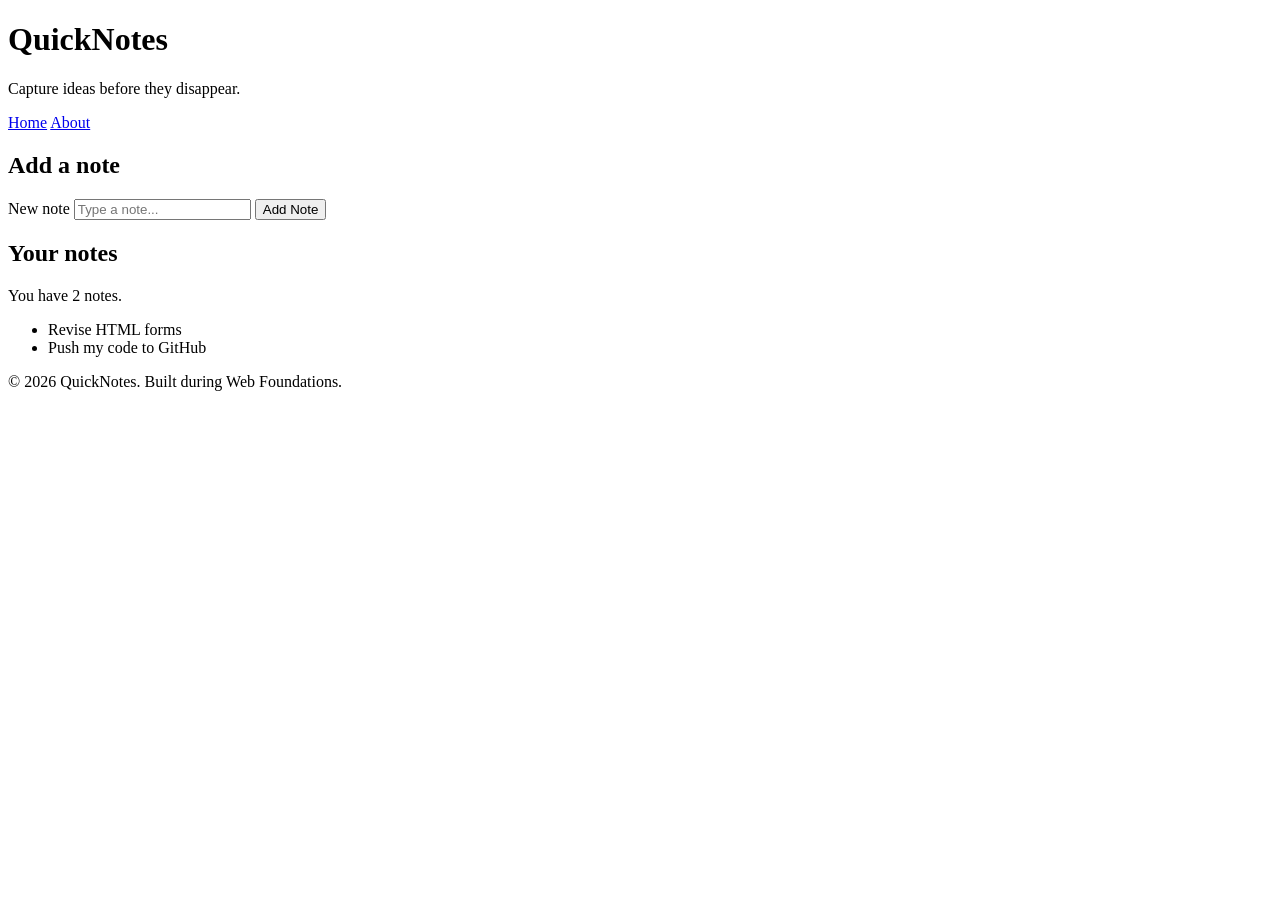
<file: day1/index.html>
<!DOCTYPE html>
<html lang="en">
  <head>
    <meta charset="UTF-8" />
    <meta name="viewport" content="width=device-width, initial-scale=1.0" />
    <title>QuickNotes</title>
  </head>
  <body>
    <header>
      <h1>QuickNotes</h1>
      <p>Capture ideas before they disappear.</p>
      <nav>
        <a href="index.html">Home</a>
        <a href="about.html">About</a>
      </nav>
    </header>

    <main>
      <section>
        <h2>Add a note</h2>
        <form id="note-form">
          <label for="note-input">New note</label>
          <input type="text" id="note-input" placeholder="Type a note..." />
          <button type="submit">Add Note</button>
        </form>
      </section>

      <section>
        <h2>Your notes</h2>
        <p id="note-count">You have 2 notes.</p>
        <ul id="notes-list">
          <li>Revise HTML forms</li>
          <li>Push my code to GitHub</li>
        </ul>
      </section>
    </main>

    <footer>
      <p>&copy; 2026 QuickNotes. Built during Web Foundations.</p>
    </footer>
  </body>
</html>
</file>
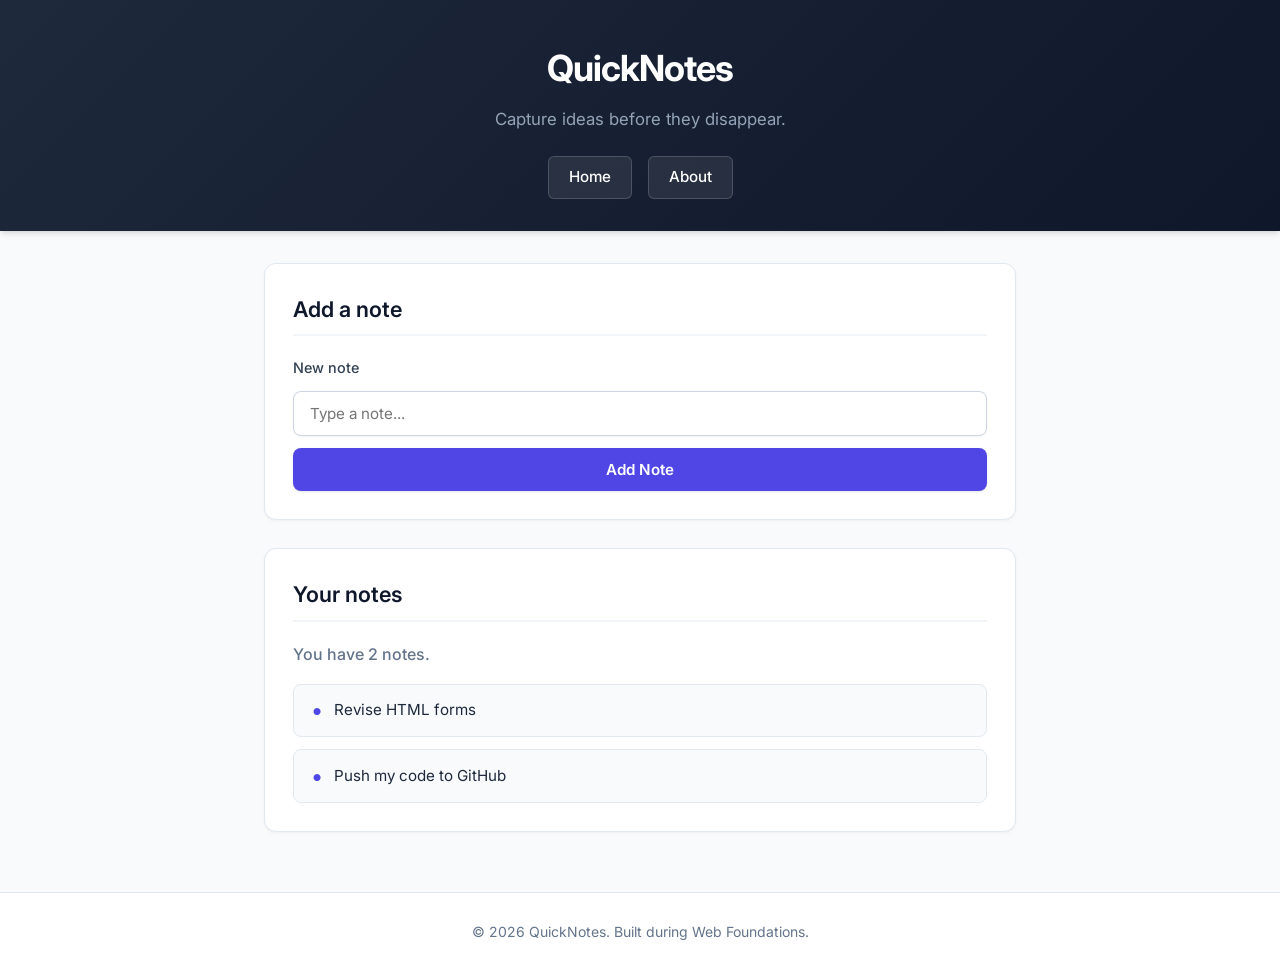
<file: day2/index.html>
<!DOCTYPE html>
<html lang="en">
  <head>
    <meta charset="UTF-8" />
    <meta name="viewport" content="width=device-width, initial-scale=1.0" />
    <title>QuickNotes</title>
    <link rel="preconnect" href="https://fonts.googleapis.com" />
    <link rel="preconnect" href="https://fonts.gstatic.com" crossorigin />
    <link href="https://fonts.googleapis.com/css2?family=Inter:wght@400;500;600;700&display=swap" rel="stylesheet" />
    <link rel="stylesheet" href="style.css" />
  </head>
  <body>
    <header>
      <h1>QuickNotes</h1>
      <p>Capture ideas before they disappear.</p>
      <nav>
        <a href="index.html">Home</a>
        <a href="about.html">About</a>
      </nav>
    </header>

    <main>
      <section>
        <h2>Add a note</h2>
        <form id="note-form">
          <label for="note-input">New note</label>
          <input type="text" id="note-input" placeholder="Type a note..." />
          <button type="submit">Add Note</button>
        </form>
      </section>

      <section>
        <h2>Your notes</h2>
        <p id="note-count">You have 2 notes.</p>
        <ul id="notes-list">
          <li>Revise HTML forms</li>
          <li>Push my code to GitHub</li>
        </ul>
      </section>
    </main>

    <footer>
      <p>&copy; 2026 QuickNotes. Built during Web Foundations.</p>
    </footer>
  </body>
</html>
</file>
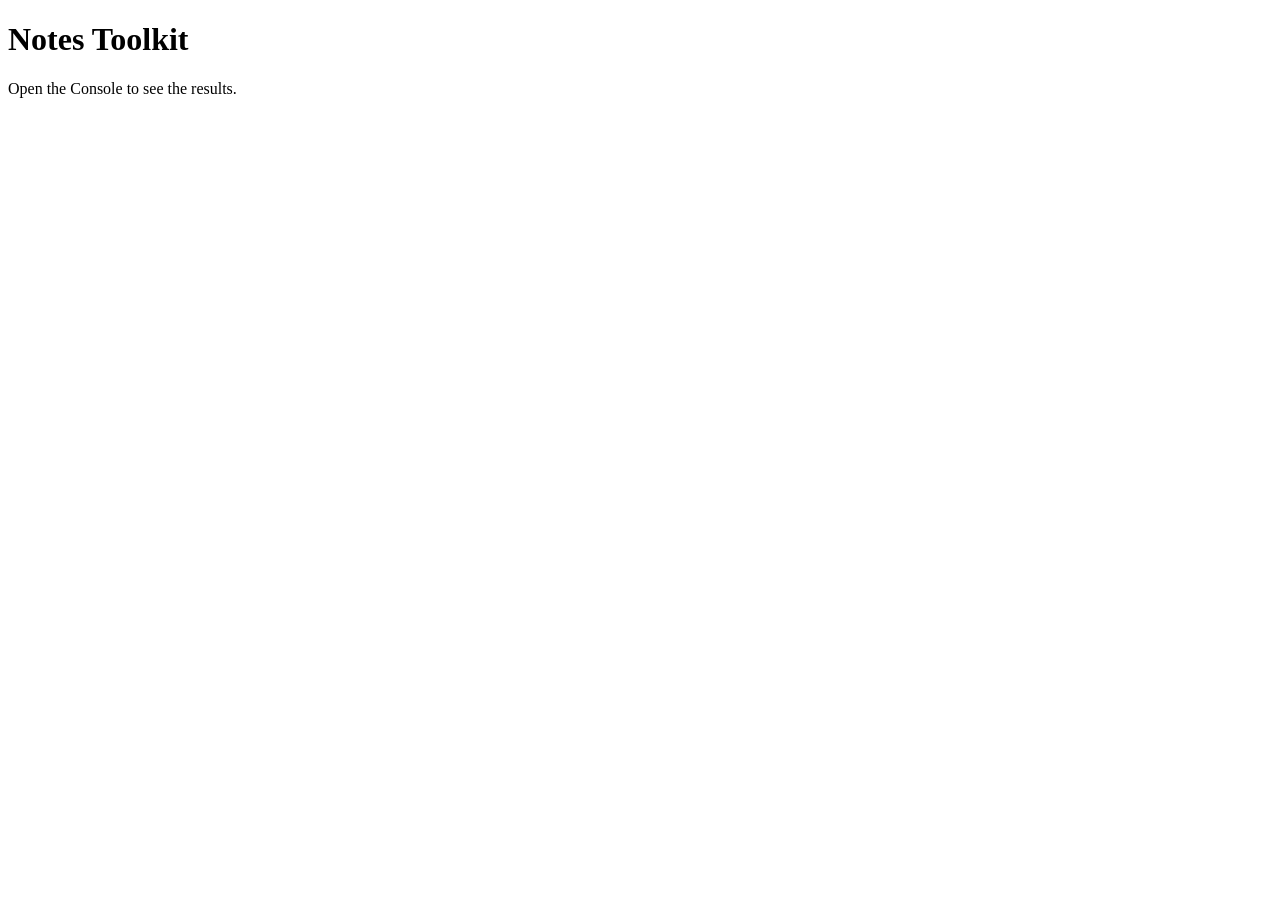
<file: day3/index.html>
<!DOCTYPE html>
<html lang="en">
  <head>
    <meta charset="UTF-8" />
    <meta name="viewport" content="width=device-width, initial-scale=1.0" />
    <title>Notes Toolkit</title>
    <script src="script.js" defer></script>
  </head>
  <body>
    <main>
      <h1>Notes Toolkit</h1>
      <p>Open the Console to see the results.</p>
    </main>
  </body>
</html>
</file>
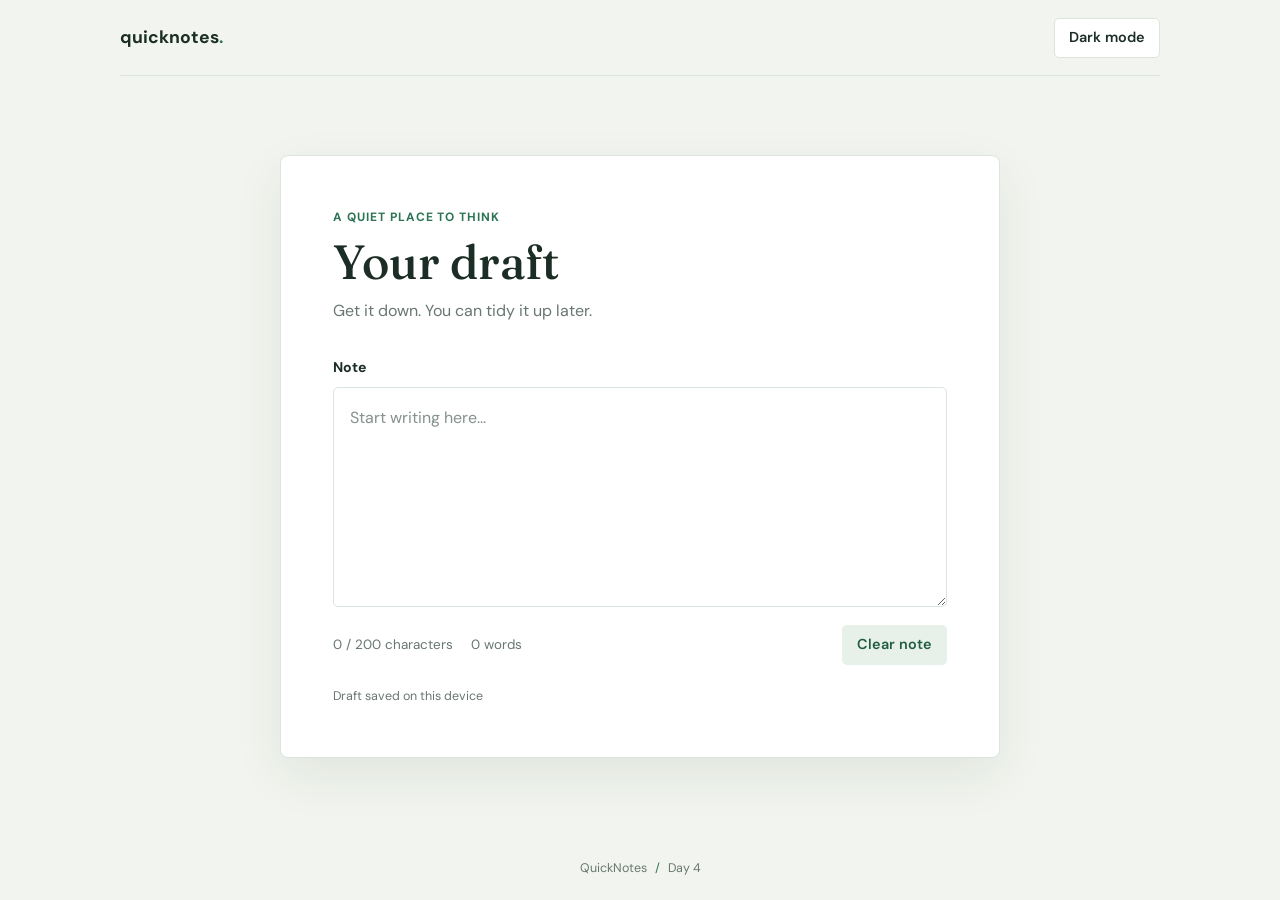
<file: day4/index.html>
<!DOCTYPE html>
<html lang="en">
  <head>
    <meta charset="UTF-8" />
    <meta name="viewport" content="width=device-width, initial-scale=1.0" />
    <meta name="theme-color" content="#f2f5ef" />
    <title>QuickNotes | Draft Pad</title>
    <link rel="preconnect" href="https://fonts.googleapis.com" />
    <link rel="preconnect" href="https://fonts.gstatic.com" crossorigin />
    <link href="https://fonts.googleapis.com/css2?family=DM+Sans:wght@400;500;600;700&family=Fraunces:opsz,wght@9..144,500;9..144,600&display=swap" rel="stylesheet" />
    <link rel="stylesheet" href="style.css" />
    <script src="script.js" defer></script>
  </head>
  <body>
    <header class="topbar">
      <a class="wordmark" href="index.html" aria-label="QuickNotes home">quicknotes<span>.</span></a>
      <button id="theme-toggle" class="theme-toggle" type="button" aria-pressed="false">Dark mode</button>
    </header>

    <main>
      <section class="editor" aria-labelledby="page-title">
        <div class="editor-heading">
          <p class="eyebrow">A quiet place to think</p>
          <h1 id="page-title">Your draft</h1>
          <p class="intro">Get it down. You can tidy it up later.</p>
        </div>

        <label for="note-text">Note</label>
        <textarea id="note-text" placeholder="Start writing here..." aria-describedby="char-count word-count"></textarea>

        <div class="editor-footer">
          <div class="counts" aria-live="polite" aria-atomic="true">
            <p id="char-count">0 / 200 characters</p>
            <p id="word-count">0 words</p>
          </div>
          <button id="clear-btn" class="clear-button" type="button">Clear note</button>
        </div>
        <p class="save-status" aria-live="polite">Draft saved on this device</p>
      </section>
    </main>

    <footer>QuickNotes <span aria-hidden="true">/</span> Day 4</footer>
  </body>
</html>
</file>
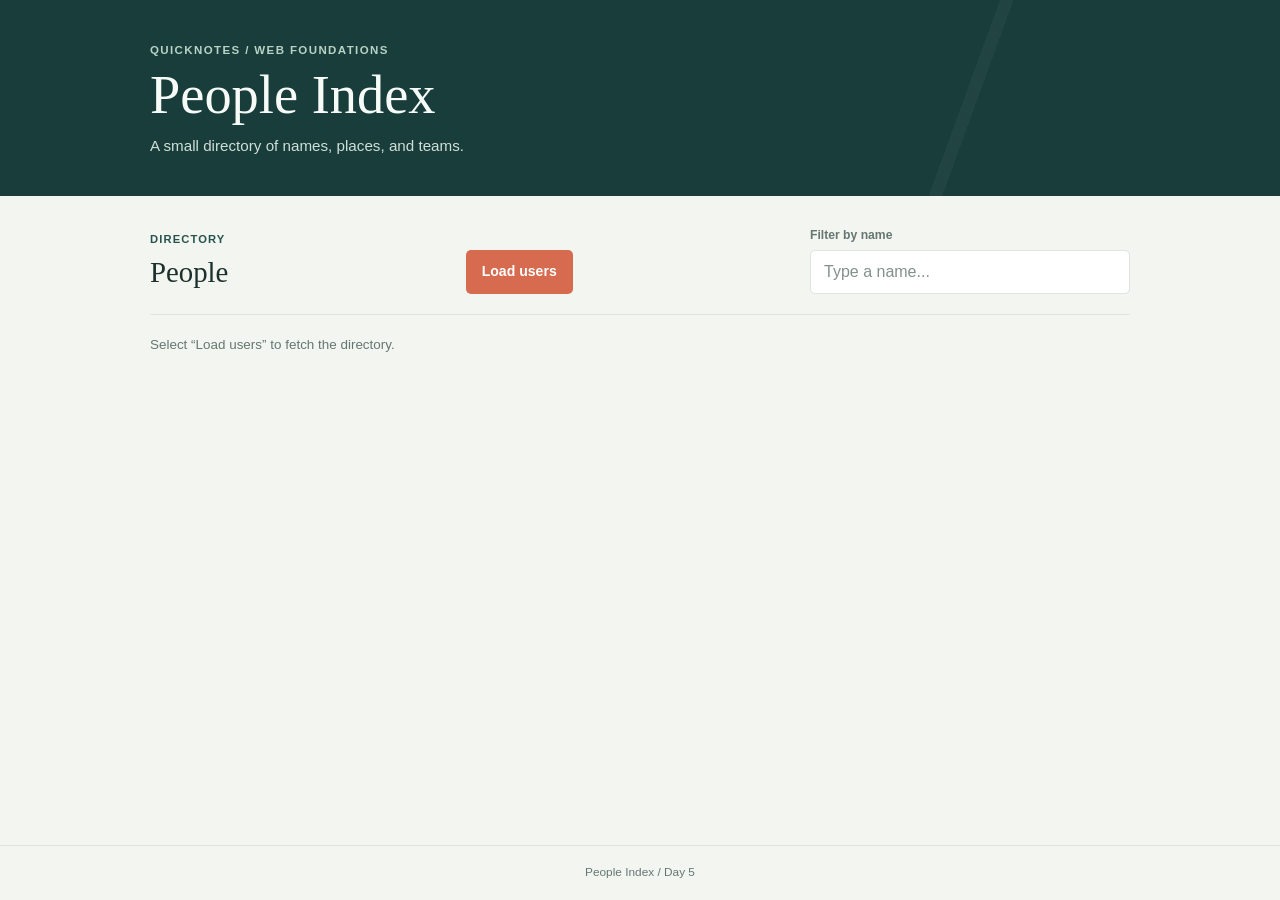
<file: day5/index.html>
<!DOCTYPE html>
<html lang="en">
  <head>
    <meta charset="UTF-8" />
    <meta name="viewport" content="width=device-width, initial-scale=1.0" />
    <meta name="theme-color" content="#183d3a" />
    <title>People Index | Day 5</title>
    <script src="users.js" defer></script>
    <style>
      *,
      *::before,
      *::after {
        box-sizing: border-box;
      }

      * {
        margin: 0;
      }

      :root {
        color-scheme: light;
        --page: #f3f5f0;
        --surface: #fff;
        --ink: #1c302d;
        --muted: #657772;
        --line: #dce5df;
        --forest: #183d3a;
        --forest-light: #27534c;
        --coral: #d66b50;
        --mint: #e7efea;
        --focus: #3f8e7b;
      }

      body {
        min-height: 100vh;
        display: flex;
        flex-direction: column;
        background: var(--page);
        color: var(--ink);
        font-family: "Trebuchet MS", sans-serif;
        line-height: 1.5;
      }

      button,
      input {
        font: inherit;
      }

      .site-header {
        color: #f7fbf8;
        background: var(--forest);
        background-image: linear-gradient(110deg, transparent 0 74%, rgb(255 255 255 / 4%) 74% 75%, transparent 75%);
      }

      .header-inner {
        width: min(100% - 40px, 980px);
        margin: auto;
        padding: 42px 0 38px;
      }

      .brand {
        color: #b8d2c5;
        font-size: 0.72rem;
        font-weight: 700;
        letter-spacing: 0.12em;
        text-transform: uppercase;
      }

      h1,
      h2 {
        font-family: Georgia, "Times New Roman", serif;
        font-weight: 400;
      }

      h1 {
        margin-top: 7px;
        font-size: clamp(2.3rem, 5vw, 3.4rem);
        line-height: 1.08;
      }

      .tagline {
        margin-top: 10px;
        color: #d0dfd8;
        font-size: 0.95rem;
      }

      main {
        width: min(100% - 40px, 980px);
        margin: 30px auto 52px;
        flex: 1;
      }

      .directory-tools {
        display: flex;
        align-items: flex-end;
        justify-content: space-between;
        gap: 24px;
        margin-bottom: 20px;
        padding-bottom: 20px;
        border-bottom: 1px solid var(--line);
      }

      .section-label {
        color: var(--forest-light);
        font-size: 0.7rem;
        font-weight: 700;
        letter-spacing: 0.1em;
        text-transform: uppercase;
      }

      h2 {
        margin-top: 3px;
        font-size: 1.8rem;
      }

      .filter-control {
        width: min(100%, 320px);
      }

      label {
        display: block;
        margin-bottom: 6px;
        color: var(--muted);
        font-size: 0.76rem;
        font-weight: 700;
      }

      input {
        width: 100%;
        min-height: 44px;
        padding: 0 13px;
        border: 1px solid var(--line);
        border-radius: 5px;
        background: var(--surface);
        color: var(--ink);
      }

      input::placeholder {
        color: #83918c;
      }

      input:focus-visible,
      button:focus-visible {
        border-color: var(--focus);
        outline: 3px solid rgb(63 142 123 / 25%);
        outline-offset: 2px;
      }

      button {
        min-height: 44px;
        padding: 0 16px;
        border: 0;
        border-radius: 5px;
        background: var(--coral);
        color: #fff;
        cursor: pointer;
        font-size: 0.88rem;
        font-weight: 700;
        transition: background-color 150ms ease, transform 150ms ease;
      }

      button:hover:not(:disabled) {
        transform: translateY(-1px);
        background: #bd573e;
      }

      button:disabled {
        cursor: wait;
        opacity: 0.65;
      }

      #status {
        min-height: 24px;
        margin-bottom: 14px;
        color: var(--muted);
        font-size: 0.84rem;
      }

      #users-list {
        display: grid;
        grid-template-columns: repeat(2, minmax(0, 1fr));
        gap: 12px;
        padding: 0;
        list-style: none;
      }

      .user-card {
        min-width: 0;
        padding: 18px;
        border: 1px solid var(--line);
        border-top: 3px solid var(--forest-light);
        border-radius: 6px;
        background: var(--surface);
        box-shadow: 0 3px 12px rgb(28 48 45 / 4%);
      }

      .user-card h3 {
        overflow-wrap: anywhere;
        font-family: Georgia, "Times New Roman", serif;
        font-size: 1.24rem;
        font-weight: 400;
      }

      .user-email {
        overflow-wrap: anywhere;
        margin-top: 3px;
        color: var(--forest-light);
        font-size: 0.82rem;
      }

      .user-details {
        display: grid;
        grid-template-columns: repeat(2, minmax(0, 1fr));
        gap: 12px;
        margin-top: 17px;
        padding-top: 12px;
        border-top: 1px solid var(--line);
      }

      .detail-label {
        color: var(--muted);
        font-size: 0.65rem;
        font-weight: 700;
        letter-spacing: 0.08em;
        text-transform: uppercase;
      }

      .detail-value {
        overflow-wrap: anywhere;
        margin-top: 3px;
        font-size: 0.82rem;
      }

      .empty-state {
        grid-column: 1 / -1;
        padding: 28px 16px;
        border: 1px dashed #bdcec5;
        border-radius: 6px;
        color: var(--muted);
        text-align: center;
      }

      footer {
        padding: 18px 20px;
        border-top: 1px solid var(--line);
        color: var(--muted);
        font-size: 0.74rem;
        text-align: center;
      }

      @media (max-width: 640px) {
        .header-inner,
        main {
          width: min(100% - 32px, 980px);
        }

        .header-inner {
          padding: 34px 0;
        }

        main {
          margin-top: 22px;
        }

        .directory-tools {
          align-items: stretch;
          flex-direction: column;
          gap: 15px;
        }

        .filter-control {
          width: 100%;
        }

        #users-list {
          grid-template-columns: 1fr;
        }
      }
    </style>
  </head>
  <body>
    <header class="site-header">
      <div class="header-inner">
        <p class="brand">QuickNotes / Web Foundations</p>
        <h1>People Index</h1>
        <p class="tagline">A small directory of names, places, and teams.</p>
      </div>
    </header>

    <main>
      <section aria-labelledby="directory-heading">
        <div class="directory-tools">
          <div>
            <p class="section-label">Directory</p>
            <h2 id="directory-heading">People</h2>
          </div>
          <button id="load-users" type="button">Load users</button>
          <div class="filter-control">
            <label for="filter-input">Filter by name</label>
            <input id="filter-input" type="search" placeholder="Type a name..." autocomplete="off" />
          </div>
        </div>
        <p id="status" role="status" aria-live="polite">Select “Load users” to fetch the directory.</p>
        <ul id="users-list" aria-live="polite" aria-busy="false"></ul>
      </section>
    </main>

    <footer>People Index <span aria-hidden="true">/</span> Day 5</footer>
  </body>
</html>
</file>
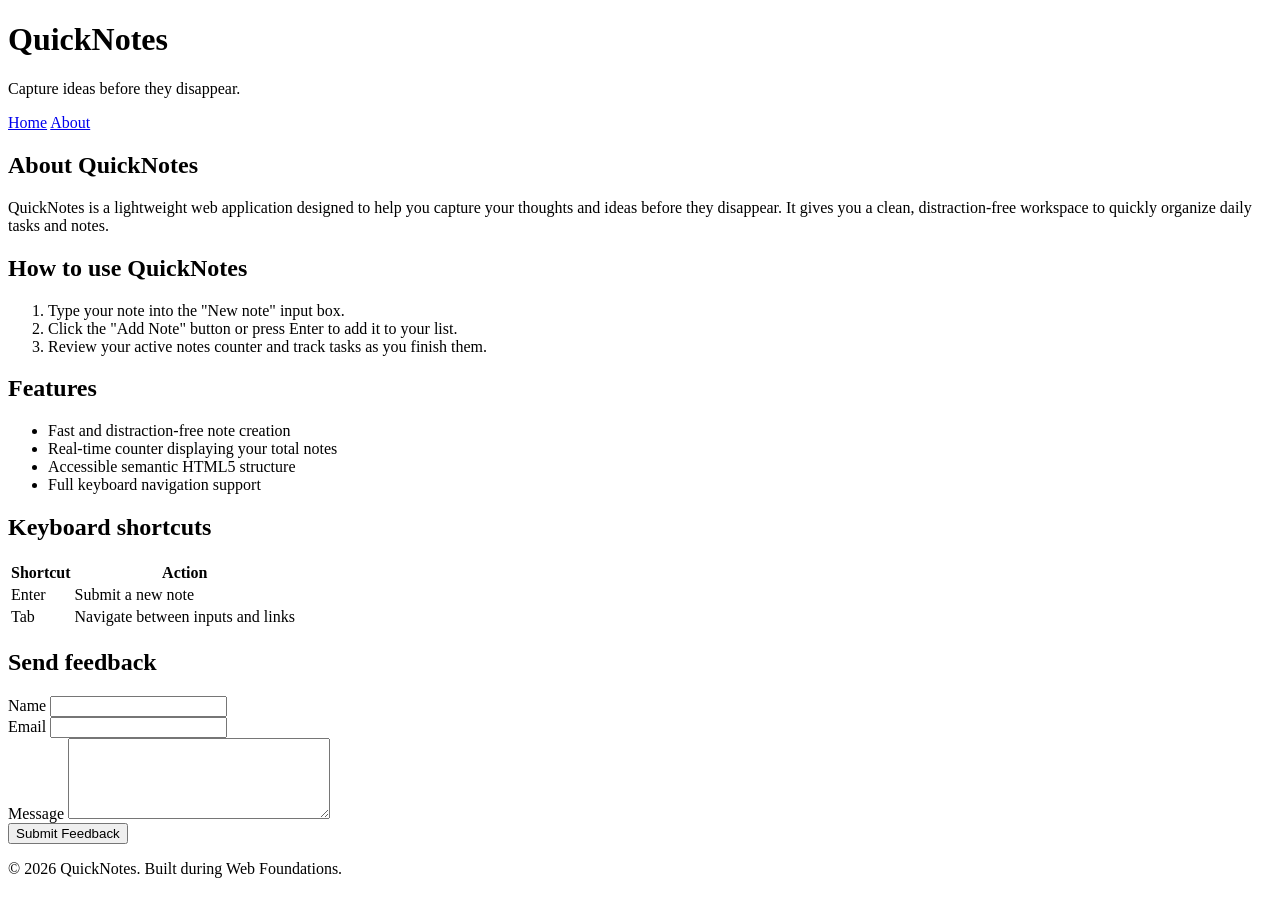
<file: day1/about.html>
<!DOCTYPE html>
<html lang="en">
  <head>
    <meta charset="UTF-8" />
    <meta name="viewport" content="width=device-width, initial-scale=1.0" />
    <title>About QuickNotes</title>
  </head>
  <body>
    <header>
      <h1>QuickNotes</h1>
      <p>Capture ideas before they disappear.</p>
      <nav>
        <a href="index.html">Home</a>
        <a href="about.html">About</a>
      </nav>
    </header>

    <main>
      <h2>About QuickNotes</h2>
      <p>QuickNotes is a lightweight web application designed to help you capture your thoughts and ideas before they disappear. It gives you a clean, distraction-free workspace to quickly organize daily tasks and notes.</p>

      <section>
        <h2>How to use QuickNotes</h2>
        <ol>
          <li>Type your note into the "New note" input box.</li>
          <li>Click the "Add Note" button or press Enter to add it to your list.</li>
          <li>Review your active notes counter and track tasks as you finish them.</li>
        </ol>
      </section>

      <section>
        <h2>Features</h2>
        <ul>
          <li>Fast and distraction-free note creation</li>
          <li>Real-time counter displaying your total notes</li>
          <li>Accessible semantic HTML5 structure</li>
          <li>Full keyboard navigation support</li>
        </ul>
      </section>

      <section>
        <h2>Keyboard shortcuts</h2>
        <table>
          <thead>
            <tr>
              <th scope="col">Shortcut</th>
              <th scope="col">Action</th>
            </tr>
          </thead>
          <tbody>
            <tr>
              <td>Enter</td>
              <td>Submit a new note</td>
            </tr>
            <tr>
              <td>Tab</td>
              <td>Navigate between inputs and links</td>
            </tr>
          </tbody>
        </table>
      </section>

      <section>
        <h2>Send feedback</h2>
        <form action="#" method="post">
          <div>
            <label for="name">Name</label>
            <input type="text" id="name" name="name" autocomplete="name" required />
          </div>
          <div>
            <label for="email">Email</label>
            <input type="email" id="email" name="email" autocomplete="email" required />
          </div>
          <div>
            <label for="message">Message</label>
            <textarea id="message" name="message" rows="5" cols="30" required></textarea>
          </div>
          <button type="submit">Submit Feedback</button>
        </form>
      </section>
    </main>

    <footer>
      <p>&copy; 2026 QuickNotes. Built during Web Foundations.</p>
    </footer>
  </body>
</html>
</file>
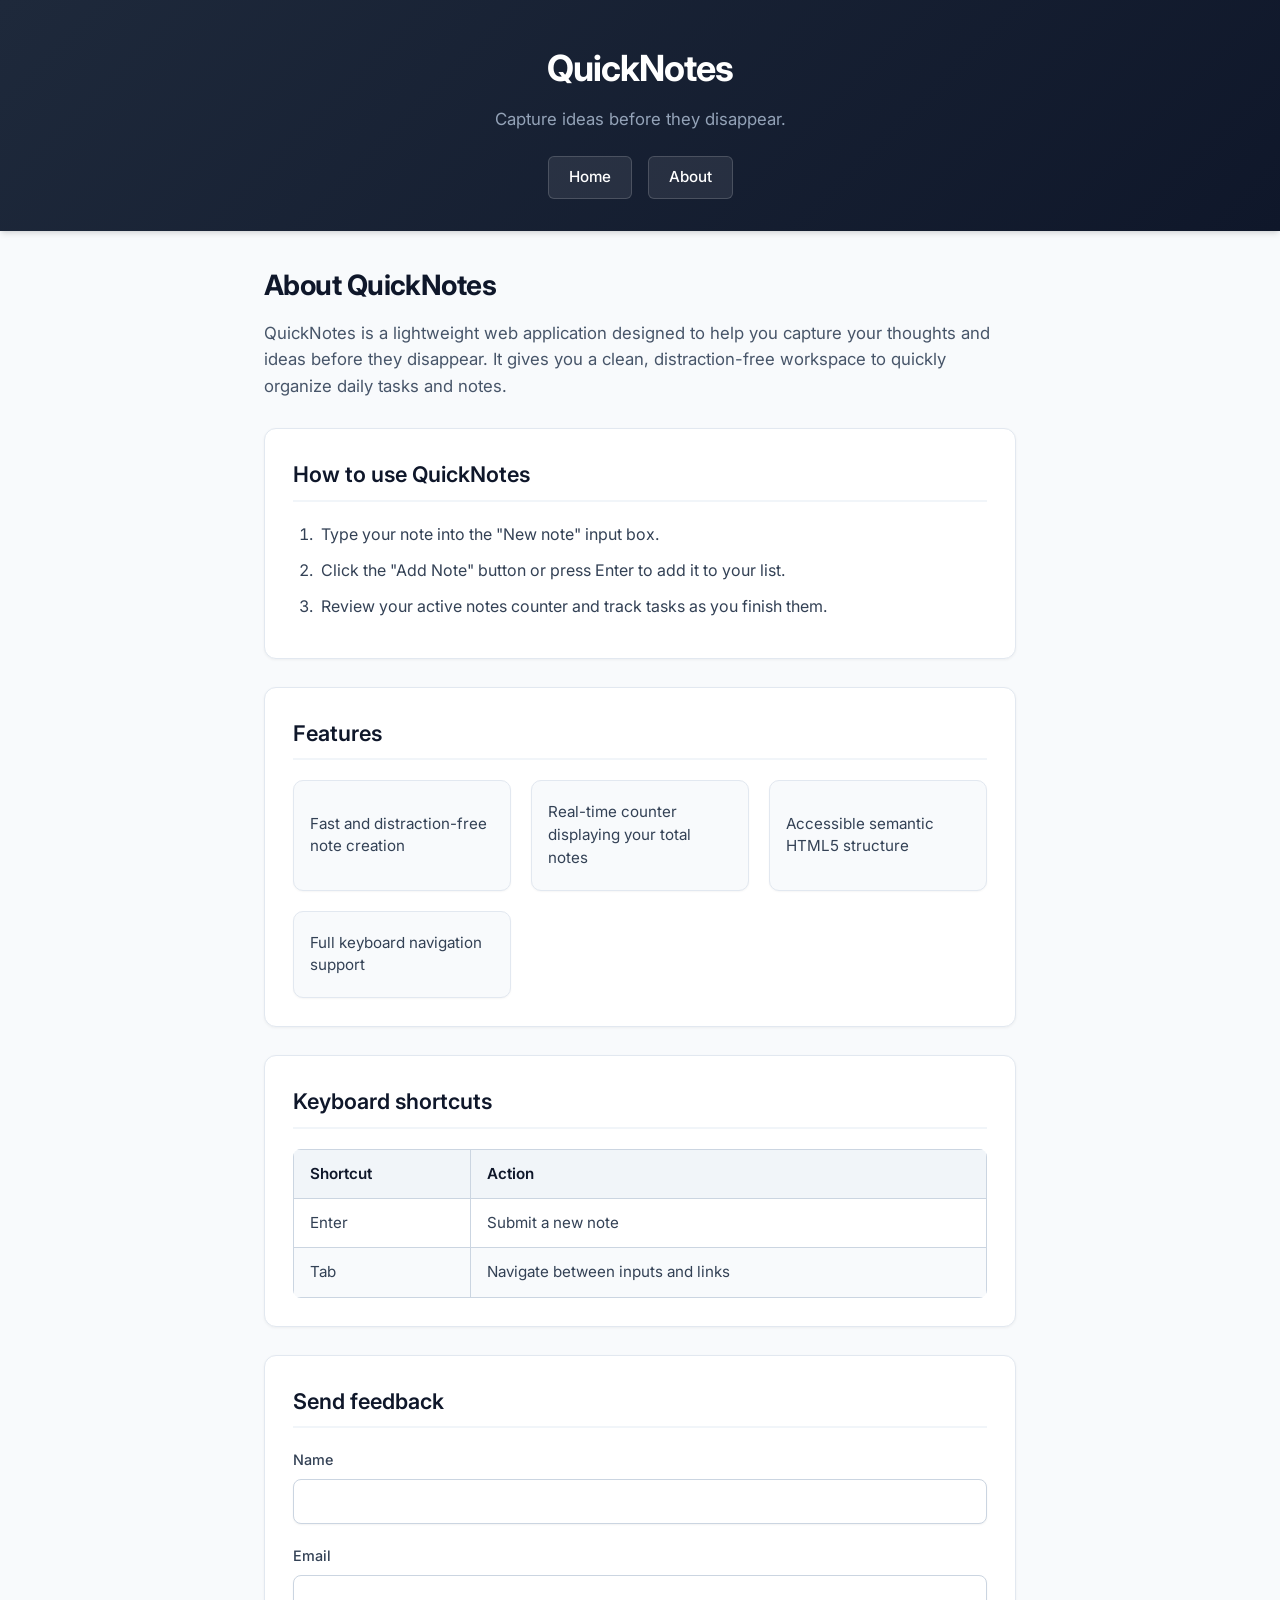
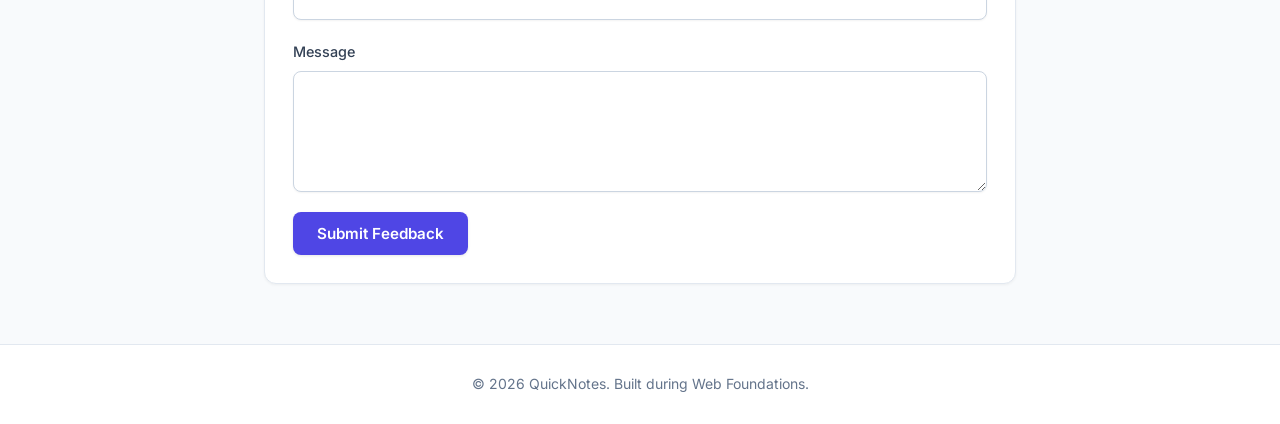
<file: day2/about.html>
<!DOCTYPE html>
<html lang="en">
  <head>
    <meta charset="UTF-8" />
    <meta name="viewport" content="width=device-width, initial-scale=1.0" />
    <title>About QuickNotes</title>
    <link rel="preconnect" href="https://fonts.googleapis.com" />
    <link rel="preconnect" href="https://fonts.gstatic.com" crossorigin />
    <link href="https://fonts.googleapis.com/css2?family=Inter:wght@400;500;600;700&display=swap" rel="stylesheet" />
    <link rel="stylesheet" href="style.css" />
  </head>
  <body>
    <header>
      <h1>QuickNotes</h1>
      <p>Capture ideas before they disappear.</p>
      <nav>
        <a href="index.html">Home</a>
        <a href="about.html">About</a>
      </nav>
    </header>

    <main>
      <h2>About QuickNotes</h2>
      <p>QuickNotes is a lightweight web application designed to help you capture your thoughts and ideas before they disappear. It gives you a clean, distraction-free workspace to quickly organize daily tasks and notes.</p>

      <section>
        <h2>How to use QuickNotes</h2>
        <ol>
          <li>Type your note into the "New note" input box.</li>
          <li>Click the "Add Note" button or press Enter to add it to your list.</li>
          <li>Review your active notes counter and track tasks as you finish them.</li>
        </ol>
      </section>

      <section>
        <h2>Features</h2>
        <ul class="features">
          <li>Fast and distraction-free note creation</li>
          <li>Real-time counter displaying your total notes</li>
          <li>Accessible semantic HTML5 structure</li>
          <li>Full keyboard navigation support</li>
        </ul>
      </section>

      <section>
        <h2>Keyboard shortcuts</h2>
        <table>
          <thead>
            <tr>
              <th scope="col">Shortcut</th>
              <th scope="col">Action</th>
            </tr>
          </thead>
          <tbody>
            <tr>
              <td>Enter</td>
              <td>Submit a new note</td>
            </tr>
            <tr>
              <td>Tab</td>
              <td>Navigate between inputs and links</td>
            </tr>
          </tbody>
        </table>
      </section>

      <section>
        <h2>Send feedback</h2>
        <form action="#" method="post">
          <div>
            <label for="name">Name</label>
            <input type="text" id="name" name="name" autocomplete="name" required />
          </div>
          <div>
            <label for="email">Email</label>
            <input type="email" id="email" name="email" autocomplete="email" required />
          </div>
          <div>
            <label for="message">Message</label>
            <textarea id="message" name="message" rows="5" cols="30" required></textarea>
          </div>
          <button type="submit">Submit Feedback</button>
        </form>
      </section>
    </main>

    <footer>
      <p>&copy; 2026 QuickNotes. Built during Web Foundations.</p>
    </footer>
  </body>
</html>
</file>
<file: day2/style.css>
/* ==========================================================================
   QuickNotes Stylesheet - Day 2
   Web Foundations
   ========================================================================== */

/* 1. Box-sizing Reset */
*,
*::before,
*::after {
  box-sizing: border-box;
}

* {
  margin: 0;
  padding: 0;
}

/* Base Body Styles */
body {
  font-family: 'Inter', -apple-system, BlinkMacSystemFont, "Segoe UI", Roboto, Helvetica, Arial, sans-serif;
  background-color: #f8fafc;
  color: #1e293b;
  line-height: 1.6;
  min-height: 100vh;
  display: flex;
  flex-direction: column;
  -webkit-font-smoothing: antialiased;
}

/* 2. Header Styles */
header {
  background: linear-gradient(135deg, #1e293b 0%, #0f172a 100%);
  color: #ffffff;
  padding: 2.5rem 1.5rem 2rem;
  text-align: center;
  box-shadow: 0 4px 6px -1px rgba(0, 0, 0, 0.1), 0 2px 4px -2px rgba(0, 0, 0, 0.1);
}

header h1 {
  font-size: 2.25rem;
  font-weight: 700;
  letter-spacing: -0.025em;
  margin-bottom: 0.5rem;
  color: #ffffff;
}

header p {
  color: #94a3b8;
  font-size: 1.05rem;
  margin-bottom: 1.5rem;
}

/* 3. <nav> Links with Flexbox (centred, 16px gap, white text, no underline, visible hover) */
nav {
  display: flex;
  flex-direction: row;
  justify-content: center;
  align-items: center;
  gap: 16px;
}

nav a {
  color: #ffffff;
  text-decoration: none;
  font-weight: 500;
  font-size: 0.95rem;
  padding: 0.5rem 1.25rem;
  border-radius: 6px;
  background-color: rgba(255, 255, 255, 0.08);
  border: 1px solid rgba(255, 255, 255, 0.16);
  transition: background-color 0.2s ease, color 0.2s ease, border-color 0.2s ease, transform 0.2s ease;
}

nav a:hover,
nav a:focus-visible {
  color: #ffffff;
  background-color: #4f46e5;
  border-color: #6366f1;
  text-decoration: none;
  transform: translateY(-1px);
}

/* 4. Centred <main> with Maximum Width */
main {
  width: 100%;
  max-width: 800px;
  margin: 2rem auto;
  padding: 0 1.5rem;
  flex: 1 0 auto;
}

main > h2 {
  font-size: 1.75rem;
  font-weight: 700;
  color: #0f172a;
  margin-bottom: 0.75rem;
  letter-spacing: -0.02em;
}

main > p {
  font-size: 1.05rem;
  color: #475569;
  margin-bottom: 1.75rem;
}

/* Section Containers */
section {
  background: #ffffff;
  border: 1px solid #e2e8f0;
  border-radius: 12px;
  padding: 1.75rem;
  margin-bottom: 1.75rem;
  box-shadow: 0 1px 3px 0 rgba(0, 0, 0, 0.05);
}

section h2 {
  font-size: 1.35rem;
  font-weight: 600;
  color: #0f172a;
  margin-bottom: 1.25rem;
  padding-bottom: 0.5rem;
  border-bottom: 2px solid #f1f5f9;
}

/* Instructions Ordered List */
ol {
  padding-left: 1.5rem;
  color: #334155;
}

ol li {
  margin-bottom: 0.65rem;
  padding-left: 0.25rem;
}

/* 5. Features List laid out with CSS Grid as Responsive Cards */
ul.features,
.features {
  display: grid;
  grid-template-columns: repeat(auto-fit, minmax(180px, 1fr));
  gap: 1.25rem;
  list-style: none;
  padding: 0;
  margin: 0;
}

ul.features li,
.features li {
  background: #f8fafc;
  border: 1px solid #e2e8f0;
  border-radius: 10px;
  padding: 1.25rem 1rem;
  color: #334155;
  font-size: 0.95rem;
  line-height: 1.5;
  display: flex;
  align-items: center;
  box-shadow: 0 1px 2px 0 rgba(0, 0, 0, 0.04);
  transition: transform 0.2s ease, box-shadow 0.2s ease, border-color 0.2s ease;
}

ul.features li:hover,
.features li:hover {
  transform: translateY(-2px);
  box-shadow: 0 4px 6px -1px rgba(0, 0, 0, 0.08);
  border-color: #cbd5e1;
}

/* 6. Shortcuts Table Styles (borders and padding on cells) */
table {
  width: 100%;
  border-collapse: collapse;
  margin-top: 0.5rem;
  background-color: #ffffff;
  border-radius: 8px;
  overflow: hidden;
}

th,
td {
  border: 1px solid #cbd5e1;
  padding: 12px 16px;
  text-align: left;
}

th {
  background-color: #f1f5f9;
  color: #0f172a;
  font-weight: 600;
  font-size: 0.95rem;
}

td {
  color: #334155;
  font-size: 0.95rem;
}

tbody tr:nth-child(even) {
  background-color: #f8fafc;
}

tbody tr:hover {
  background-color: #f1f5f9;
}

/* 7. Feedback Form Fields Stacked Vertically with Full Width */
form div {
  display: flex;
  flex-direction: column;
  margin-bottom: 1.25rem;
  width: 100%;
}

label {
  display: block;
  font-weight: 500;
  font-size: 0.9rem;
  color: #334155;
  margin-bottom: 0.5rem;
}

input[type="text"],
input[type="email"],
textarea {
  display: block;
  width: 100%;
  padding: 0.75rem 1rem;
  font-family: inherit;
  font-size: 0.95rem;
  color: #1e293b;
  background-color: #ffffff;
  border: 1px solid #cbd5e1;
  border-radius: 8px;
  box-shadow: 0 1px 2px 0 rgba(0, 0, 0, 0.05);
  transition: border-color 0.2s ease, box-shadow 0.2s ease;
}

textarea {
  resize: vertical;
  min-height: 110px;
}

input[type="text"]:focus,
input[type="email"]:focus,
textarea:focus {
  outline: none;
  border-color: #4f46e5;
  box-shadow: 0 0 0 3px rgba(79, 70, 229, 0.15);
}

/* Note Form on Home Page */
#note-form {
  display: flex;
  flex-direction: column;
  gap: 0.75rem;
}

#note-form label {
  margin-bottom: 0;
}

#note-count {
  font-weight: 500;
  color: #64748b;
  margin-bottom: 1rem;
}

#notes-list {
  list-style: none;
  padding: 0;
  display: flex;
  flex-direction: column;
  gap: 0.75rem;
}

#notes-list li {
  background: #f8fafc;
  border: 1px solid #e2e8f0;
  border-radius: 8px;
  padding: 0.85rem 1.15rem;
  color: #1e293b;
  font-size: 0.95rem;
  display: flex;
  align-items: center;
}

#notes-list li::before {
  content: "•";
  color: #4f46e5;
  font-weight: bold;
  font-size: 1.4rem;
  line-height: 1;
  margin-right: 0.75rem;
}

/* 8. Transition on Buttons */
button,
button[type="submit"] {
  display: inline-block;
  background-color: #4f46e5;
  color: #ffffff;
  font-family: inherit;
  font-size: 0.95rem;
  font-weight: 600;
  padding: 0.75rem 1.5rem;
  border: none;
  border-radius: 8px;
  cursor: pointer;
  box-shadow: 0 1px 3px 0 rgba(0, 0, 0, 0.1);
  transition: background-color 0.2s ease, transform 0.15s ease, box-shadow 0.2s ease;
}

button:hover,
button[type="submit"]:hover {
  background-color: #4338ca;
  box-shadow: 0 4px 6px -1px rgba(79, 70, 229, 0.25);
  transform: translateY(-1px);
}

button:active,
button[type="submit"]:active {
  transform: translateY(0);
  box-shadow: 0 1px 2px 0 rgba(0, 0, 0, 0.1);
}

button:focus-visible {
  outline: 2px solid #4f46e5;
  outline-offset: 2px;
}

/* Footer Styles */
footer {
  margin-top: auto;
  background-color: #ffffff;
  border-top: 1px solid #e2e8f0;
  text-align: center;
  padding: 1.75rem 1.5rem;
  color: #64748b;
  font-size: 0.875rem;
}

/* 9. At least one @media (max-width: 600px) Rule */
@media (max-width: 600px) {
  header {
    padding: 1.5rem 1rem 1.25rem;
  }

  header h1 {
    font-size: 1.6rem;
  }

  header p {
    font-size: 0.95rem;
    margin-bottom: 1.25rem;
  }

  nav {
    gap: 12px;
  }

  main {
    padding: 0 1rem;
    margin: 1.25rem auto;
  }

  section {
    padding: 1.25rem;
    border-radius: 10px;
  }

  ul.features,
  .features {
    grid-template-columns: 1fr;
  }

  th,
  td {
    padding: 10px 12px;
    font-size: 0.875rem;
  }

  button,
  button[type="submit"] {
    width: 100%;
  }
}
</file>
<file: day4/style.css>
*,
*::before,
*::after {
  box-sizing: border-box;
}

* {
  margin: 0;
}

:root {
  color-scheme: light;
  --page: #f2f5ef;
  --surface: #ffffff;
  --ink: #1c2d25;
  --muted: #68776f;
  --line: #dce5dc;
  --accent: #2c7454;
  --accent-hover: #225d43;
  --soft-accent: #e8f1e9;
  --focus: #4b9670;
}

body.dark {
  color-scheme: dark;
  --page: #18221d;
  --surface: #222f28;
  --ink: #edf4ed;
  --muted: #a5b4a9;
  --line: #394b3f;
  --accent: #91c9a5;
  --accent-hover: #b0dfbd;
  --soft-accent: #2c4033;
  --focus: #a4d9b4;
}

body {
  min-height: 100vh;
  display: flex;
  flex-direction: column;
  background-color: var(--page);
  background-image: radial-gradient(var(--line) 0.7px, transparent 0.7px);
  background-size: 18px 18px;
  color: var(--ink);
  font-family: "DM Sans", sans-serif;
  line-height: 1.5;
  transition: background-color 180ms ease, color 180ms ease;
}

button,
textarea {
  font: inherit;
}

.topbar {
  width: min(100% - 40px, 1040px);
  min-height: 76px;
  margin: 0 auto;
  display: flex;
  align-items: center;
  justify-content: space-between;
  border-bottom: 1px solid var(--line);
}

.wordmark {
  color: var(--ink);
  font-size: 1.1rem;
  font-weight: 700;
  letter-spacing: 0;
  text-decoration: none;
}

.wordmark span {
  color: var(--accent);
}

.theme-toggle,
.clear-button {
  min-height: 40px;
  padding: 0 14px;
  border: 1px solid var(--line);
  border-radius: 5px;
  background: var(--surface);
  color: var(--ink);
  cursor: pointer;
  font-size: 0.9rem;
  font-weight: 600;
  transition: border-color 150ms ease, background-color 150ms ease, color 150ms ease;
}

.theme-toggle:hover,
.clear-button:hover {
  border-color: var(--accent);
}

button:focus-visible,
textarea:focus-visible,
.wordmark:focus-visible {
  outline: 3px solid var(--focus);
  outline-offset: 3px;
}

main {
  width: min(100% - 40px, 720px);
  margin: auto;
  padding: 72px 0;
}

.editor {
  padding: clamp(24px, 6vw, 52px);
  border: 1px solid var(--line);
  border-radius: 8px;
  background: var(--surface);
  box-shadow: 0 18px 50px rgb(28 45 37 / 8%);
}

.editor-heading {
  margin-bottom: 34px;
}

.eyebrow {
  margin-bottom: 10px;
  color: var(--accent);
  font-size: 0.75rem;
  font-weight: 700;
  letter-spacing: 0.08em;
  text-transform: uppercase;
}

h1 {
  font-family: "Fraunces", Georgia, serif;
  font-size: clamp(2rem, 7vw, 3rem);
  font-weight: 500;
  line-height: 1.1;
}

.intro {
  margin-top: 10px;
  color: var(--muted);
}

label {
  display: block;
  margin-bottom: 9px;
  font-size: 0.88rem;
  font-weight: 700;
}

textarea {
  display: block;
  width: 100%;
  min-height: 220px;
  padding: 16px;
  resize: vertical;
  border: 1px solid var(--line);
  border-radius: 5px;
  background: var(--surface);
  color: var(--ink);
  line-height: 1.7;
}

textarea::placeholder {
  color: var(--muted);
  opacity: 0.8;
}

textarea:focus-visible {
  border-color: var(--focus);
  outline-offset: 1px;
}

.editor-footer {
  display: flex;
  align-items: center;
  justify-content: space-between;
  gap: 16px;
  margin-top: 18px;
}

.counts {
  display: flex;
  flex-wrap: wrap;
  gap: 6px 18px;
  color: var(--muted);
  font-size: 0.84rem;
  font-variant-numeric: tabular-nums;
}

.counts .warning {
  color: #bc6500;
}

.counts .over {
  color: #c43737;
  font-weight: 700;
}

.clear-button {
  flex: 0 0 auto;
  border-color: transparent;
  background: var(--soft-accent);
  color: var(--accent-hover);
}

.save-status {
  margin-top: 22px;
  color: var(--muted);
  font-size: 0.78rem;
}

footer {
  padding: 22px 20px;
  color: var(--muted);
  font-size: 0.78rem;
  text-align: center;
}

footer span {
  padding: 0 5px;
  color: var(--accent);
}

@media (max-width: 520px) {
  .topbar {
    width: min(100% - 32px, 1040px);
    min-height: 66px;
  }

  main {
    width: min(100% - 32px, 720px);
    padding: 38px 0;
  }

  .editor {
    padding: 24px 20px;
  }

  textarea {
    min-height: 190px;
  }

  .editor-footer {
    align-items: flex-start;
  }

  .counts {
    flex-direction: column;
    gap: 3px;
  }
}
</file>
